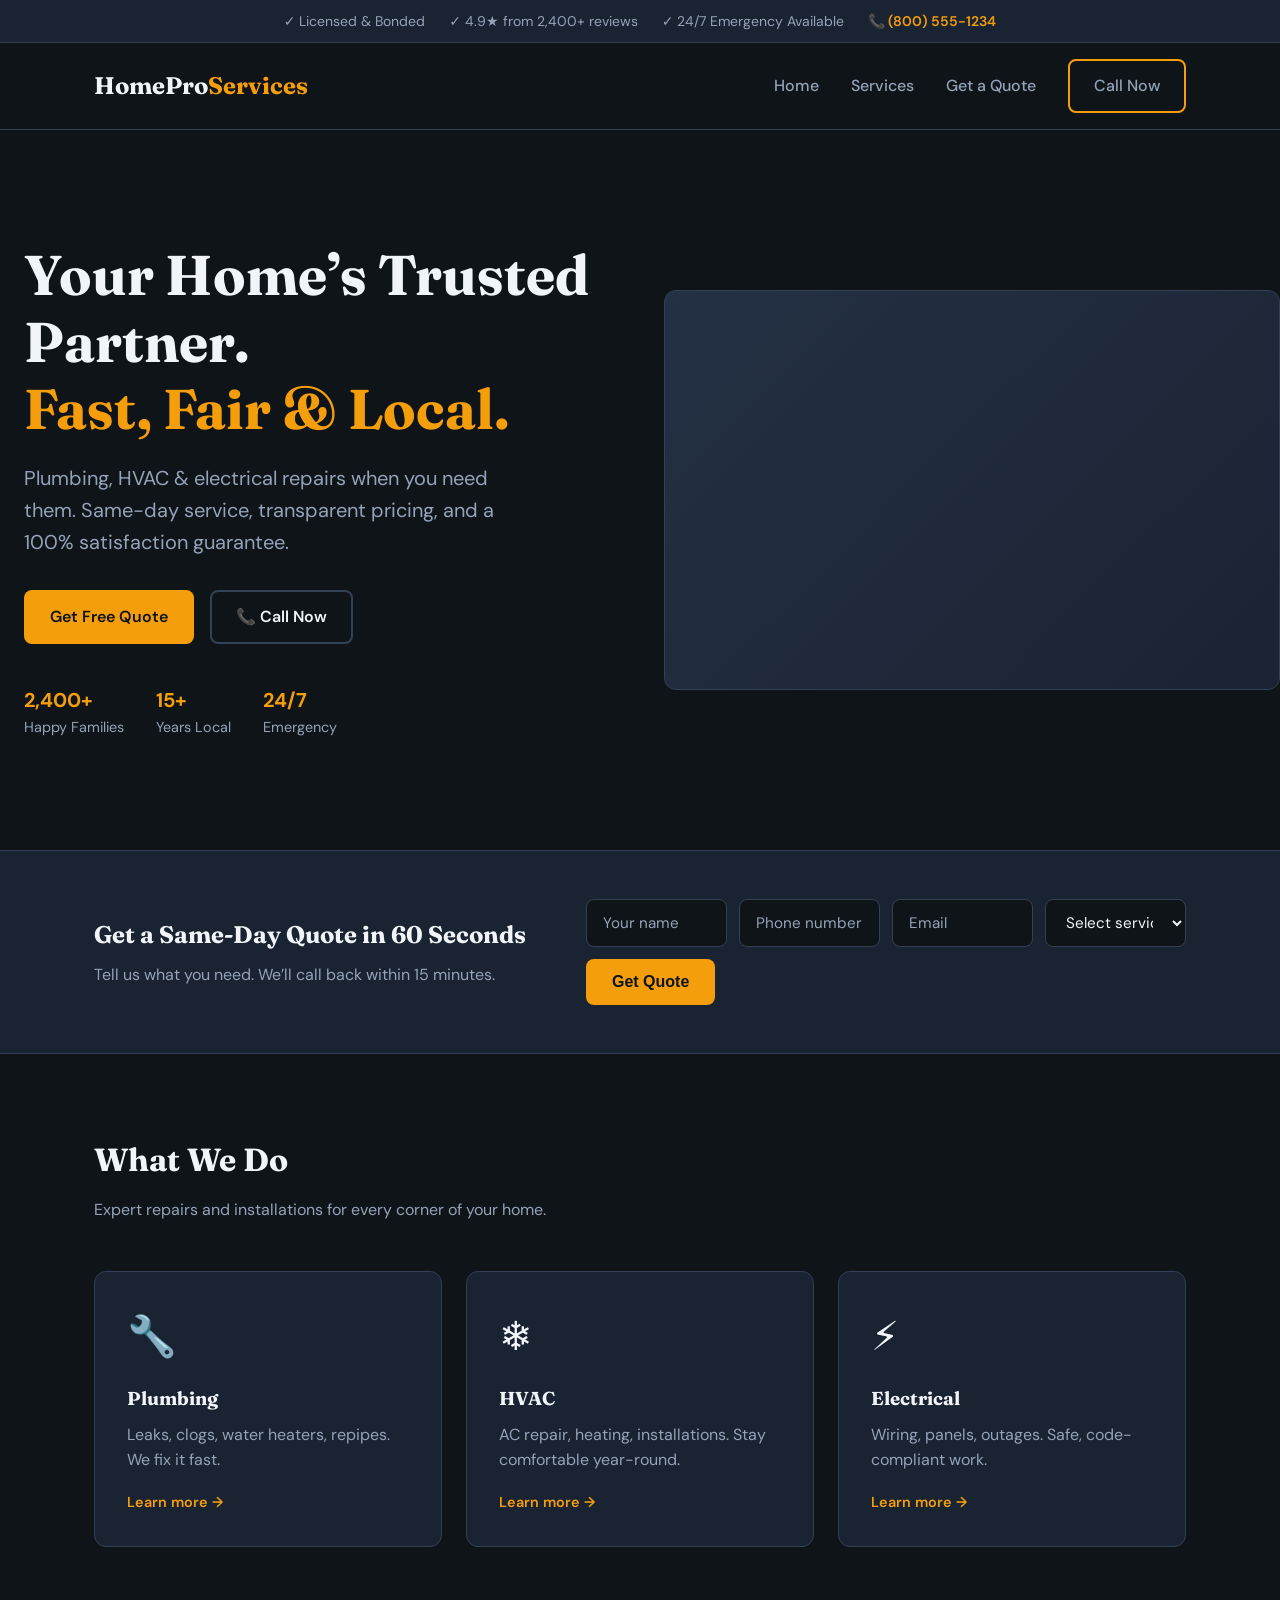
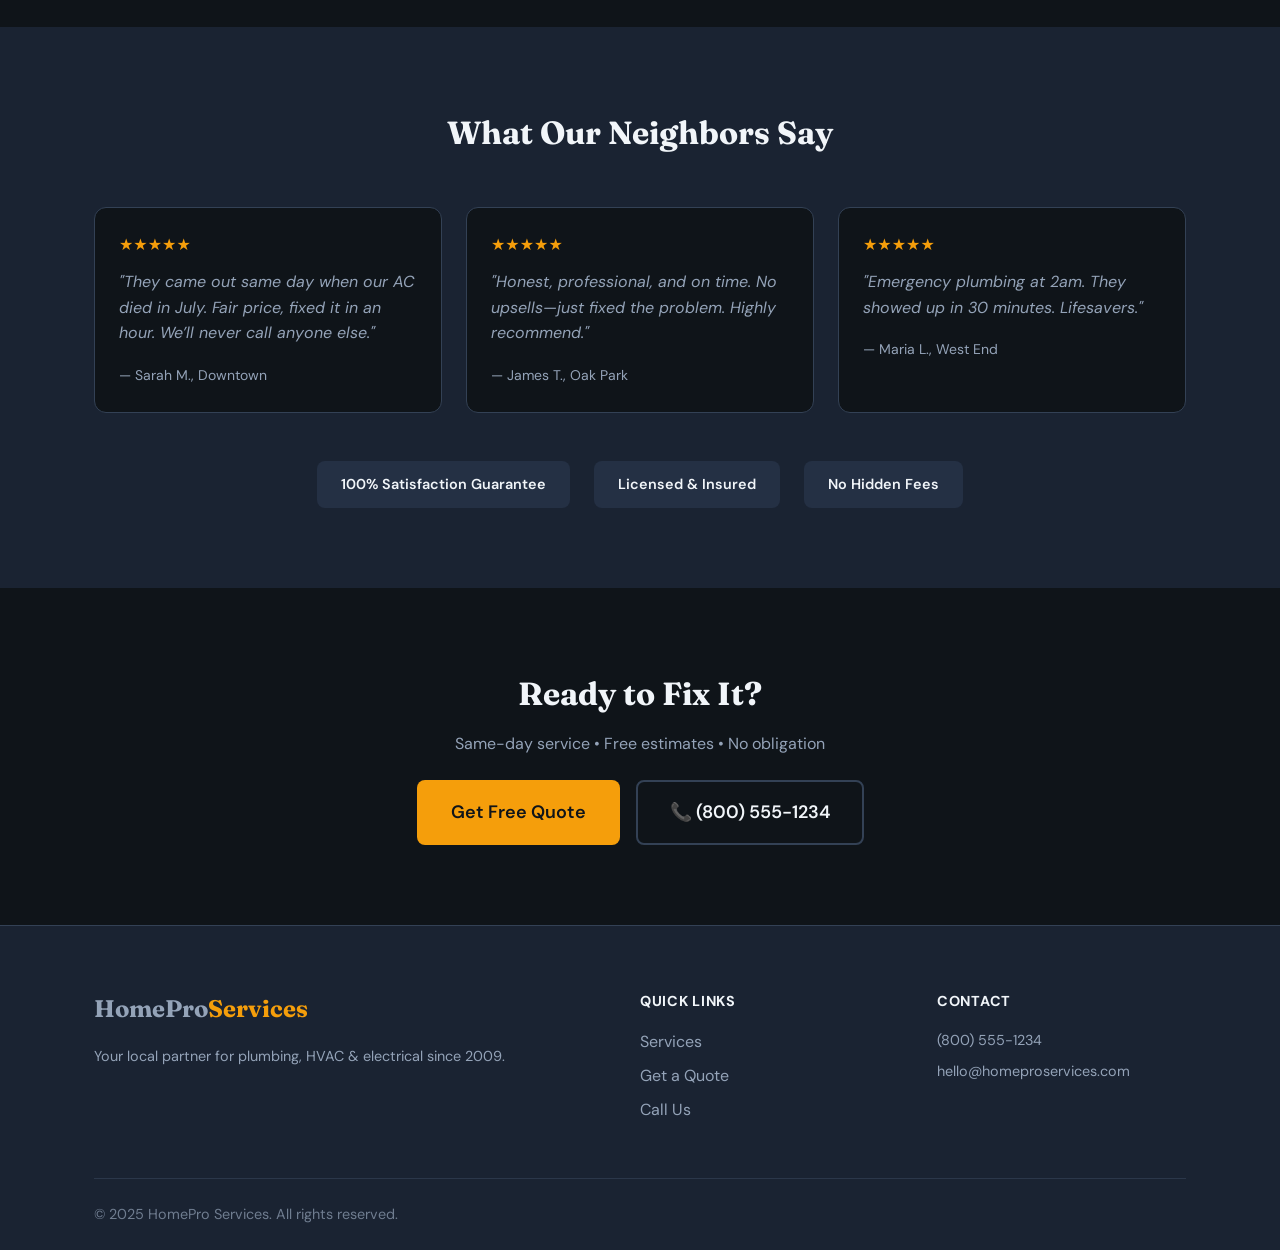
<file: index.html>
<!DOCTYPE html>
<html lang="en">
<head>
  <meta charset="UTF-8">
  <meta name="viewport" content="width=device-width, initial-scale=1.0">
  <title>HomePro Services | Trusted Plumbing, HVAC & Electrical in Your Area</title>
  <meta name="description" content="24/7 emergency home services. Licensed, bonded & insured. Get a free quote today. 4.9★ from 2,400+ local families.">
  <link rel="preconnect" href="https://fonts.googleapis.com">
  <link rel="preconnect" href="https://fonts.gstatic.com" crossorigin>
  <link href="https://fonts.googleapis.com/css2?family=DM+Sans:opsz,wght@9..40,400;9..40,600;9..40,700&family=Fraunces:opsz,wght@9..144,600;9..144,700&display=swap" rel="stylesheet">
  <link rel="stylesheet" href="styles.css">
</head>
<body>
  <!-- Trust bar -->
  <div class="trust-bar">
    <div class="container">
      <span class="trust-item">✓ Licensed & Bonded</span>
      <span class="trust-item">✓ 4.9★ from 2,400+ reviews</span>
      <span class="trust-item">✓ 24/7 Emergency Available</span>
      <a href="tel:+18005551234" class="trust-phone">📞 (800) 555-1234</a>
    </div>
  </div>

  <!-- Navigation -->
  <header class="header">
    <div class="container header-inner">
      <a href="index.html" class="logo">HomePro<span>Services</span></a>
      <nav class="nav">
        <a href="index.html">Home</a>
        <a href="services.html">Services</a>
        <a href="contact.html">Get a Quote</a>
        <a href="tel:+18005551234" class="btn btn-outline">Call Now</a>
      </nav>
      <button class="mobile-menu-btn" aria-label="Menu">
        <span></span><span></span><span></span>
      </button>
    </div>
  </header>

  <!-- Hero - Above the fold -->
  <section class="hero">
    <div class="container hero-content">
      <h1>Your Home’s Trusted Partner.<br><span>Fast, Fair & Local.</span></h1>
      <p class="hero-subtitle">Plumbing, HVAC & electrical repairs when you need them. Same-day service, transparent pricing, and a 100% satisfaction guarantee.</p>
      <div class="hero-ctas">
        <a href="contact.html" class="btn btn-primary">Get Free Quote</a>
        <a href="tel:+18005551234" class="btn btn-secondary">📞 Call Now</a>
      </div>
      <div class="hero-trust">
        <div class="hero-trust-item">
          <strong>2,400+</strong> Happy Families
        </div>
        <div class="hero-trust-item">
          <strong>15+</strong> Years Local
        </div>
        <div class="hero-trust-item">
          <strong>24/7</strong> Emergency
        </div>
      </div>
    </div>
    <div class="hero-image">
      <div class="hero-image-placeholder"></div>
    </div>
  </section>

  <!-- Lead capture strip -->
  <section class="lead-strip">
    <div class="container">
      <div class="lead-strip-content">
        <h2>Get a Same-Day Quote in 60 Seconds</h2>
        <p>Tell us what you need. We’ll call back within 15 minutes.</p>
      </div>
      <form class="lead-form-inline" action="#" method="post">
        <input type="text" name="name" placeholder="Your name" required>
        <input type="tel" name="phone" placeholder="Phone number" required>
        <input type="email" name="email" placeholder="Email" required>
        <select name="service" required>
          <option value="">Select service</option>
          <option value="plumbing">Plumbing</option>
          <option value="hvac">HVAC</option>
          <option value="electrical">Electrical</option>
          <option value="emergency">Emergency</option>
        </select>
        <button type="submit" class="btn btn-primary">Get Quote</button>
      </form>
    </div>
  </section>

  <!-- Services overview -->
  <section class="services-overview">
    <div class="container">
      <h2>What We Do</h2>
      <p class="section-subtitle">Expert repairs and installations for every corner of your home.</p>
      <div class="services-grid">
        <a href="services.html#plumbing" class="service-card">
          <div class="service-icon">🔧</div>
          <h3>Plumbing</h3>
          <p>Leaks, clogs, water heaters, repipes. We fix it fast.</p>
          <span class="service-cta">Learn more →</span>
        </a>
        <a href="services.html#hvac" class="service-card">
          <div class="service-icon">❄️</div>
          <h3>HVAC</h3>
          <p>AC repair, heating, installations. Stay comfortable year-round.</p>
          <span class="service-cta">Learn more →</span>
        </a>
        <a href="services.html#electrical" class="service-card">
          <div class="service-icon">⚡</div>
          <h3>Electrical</h3>
          <p>Wiring, panels, outages. Safe, code-compliant work.</p>
          <span class="service-cta">Learn more →</span>
        </a>
      </div>
    </div>
  </section>

  <!-- Social proof & trust -->
  <section class="testimonials">
    <div class="container">
      <h2>What Our Neighbors Say</h2>
      <div class="testimonials-grid">
        <blockquote class="testimonial">
          <div class="stars">★★★★★</div>
          <p>"They came out same day when our AC died in July. Fair price, fixed it in an hour. We’ll never call anyone else."</p>
          <cite>— Sarah M., Downtown</cite>
        </blockquote>
        <blockquote class="testimonial">
          <div class="stars">★★★★★</div>
          <p>"Honest, professional, and on time. No upsells—just fixed the problem. Highly recommend."</p>
          <cite>— James T., Oak Park</cite>
        </blockquote>
        <blockquote class="testimonial">
          <div class="stars">★★★★★</div>
          <p>"Emergency plumbing at 2am. They showed up in 30 minutes. Lifesavers."</p>
          <cite>— Maria L., West End</cite>
        </blockquote>
      </div>
      <div class="trust-badges">
        <div class="badge">100% Satisfaction Guarantee</div>
        <div class="badge">Licensed & Insured</div>
        <div class="badge">No Hidden Fees</div>
      </div>
    </div>
  </section>

  <!-- CTA section -->
  <section class="cta-section">
    <div class="container">
      <h2>Ready to Fix It?</h2>
      <p>Same-day service • Free estimates • No obligation</p>
      <div class="cta-buttons">
        <a href="contact.html" class="btn btn-primary btn-large">Get Free Quote</a>
        <a href="tel:+18005551234" class="btn btn-secondary btn-large">📞 (800) 555-1234</a>
      </div>
    </div>
  </section>

  <!-- Footer -->
  <footer class="footer">
    <div class="container">
      <div class="footer-grid">
        <div>
          <a href="index.html" class="logo">HomePro<span>Services</span></a>
          <p>Your local partner for plumbing, HVAC & electrical since 2009.</p>
        </div>
        <div>
          <h4>Quick Links</h4>
          <a href="services.html">Services</a>
          <a href="contact.html">Get a Quote</a>
          <a href="tel:+18005551234">Call Us</a>
        </div>
        <div>
          <h4>Contact</h4>
          <p><a href="tel:+18005551234">(800) 555-1234</a></p>
          <p><a href="mailto:hello@homeproservices.com">hello@homeproservices.com</a></p>
        </div>
      </div>
      <p class="footer-copy">© 2025 HomePro Services. All rights reserved.</p>
    </div>
  </footer>

  <script src="script.js"></script>
</body>
</html>
</file>
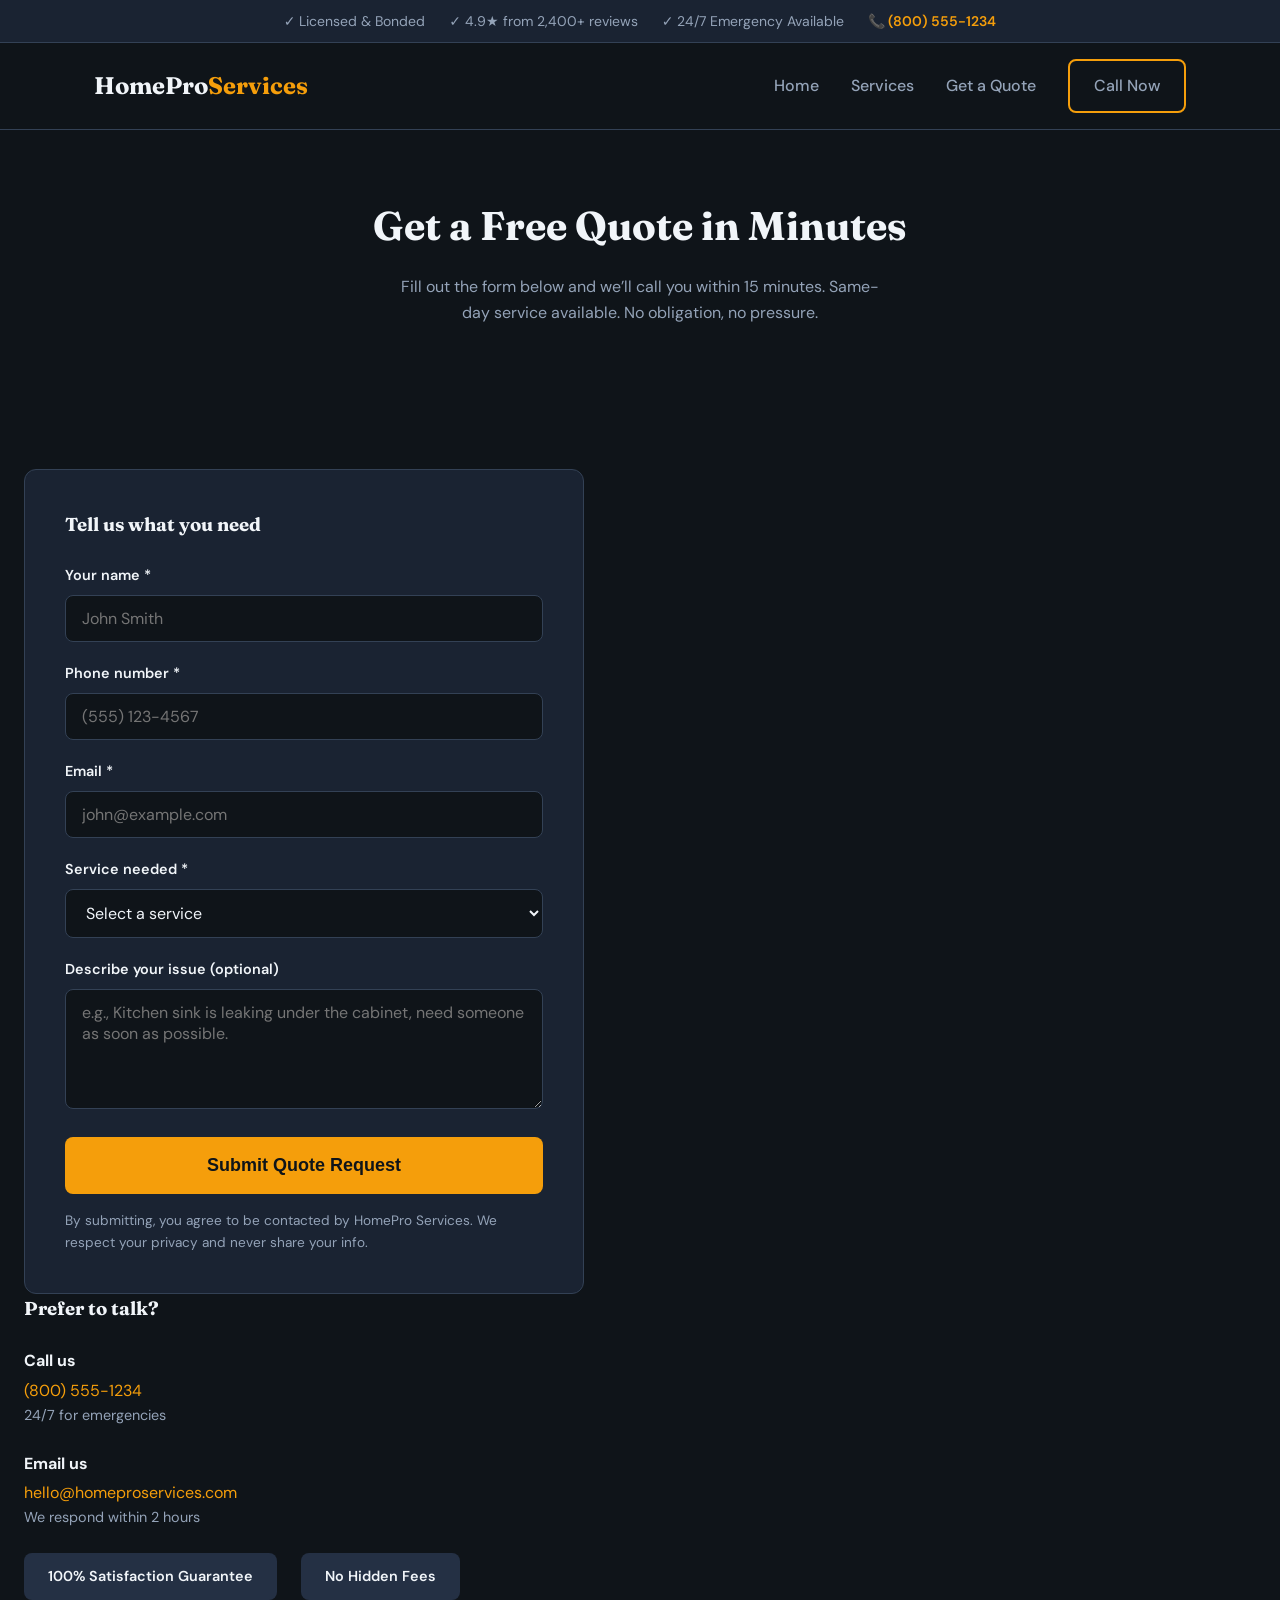
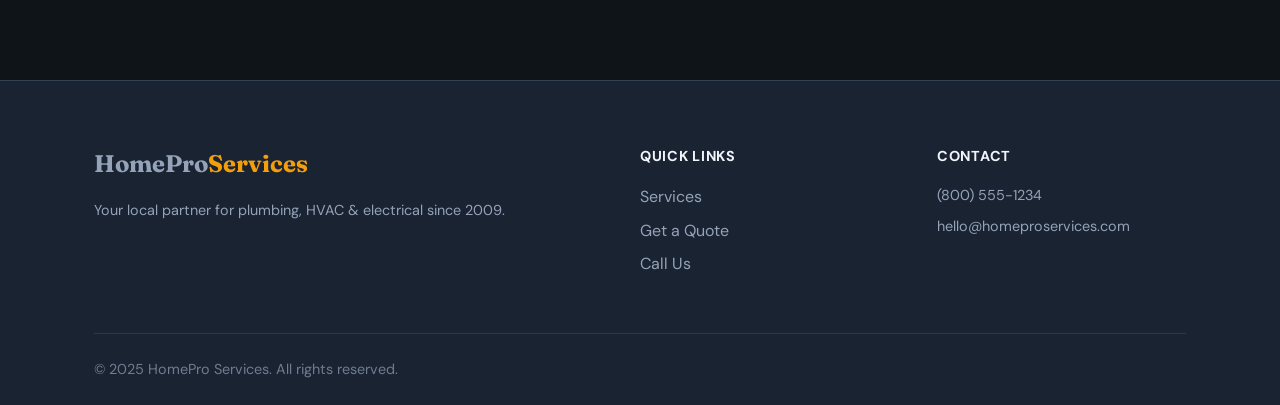
<file: contact.html>
<!DOCTYPE html>
<html lang="en">
<head>
  <meta charset="UTF-8">
  <meta name="viewport" content="width=device-width, initial-scale=1.0">
  <title>Get a Free Quote | HomePro Services</title>
  <meta name="description" content="Request a free, no-obligation quote. Same-day service available. We’ll call you back within 15 minutes.">
  <link rel="preconnect" href="https://fonts.googleapis.com">
  <link rel="preconnect" href="https://fonts.gstatic.com" crossorigin>
  <link href="https://fonts.googleapis.com/css2?family=DM+Sans:opsz,wght@9..40,400;9..40,600;9..40,700&family=Fraunces:opsz,wght@9..144,600;9..144,700&display=swap" rel="stylesheet">
  <link rel="stylesheet" href="styles.css">
</head>
<body>
  <div class="trust-bar">
    <div class="container">
      <span class="trust-item">✓ Licensed & Bonded</span>
      <span class="trust-item">✓ 4.9★ from 2,400+ reviews</span>
      <span class="trust-item">✓ 24/7 Emergency Available</span>
      <a href="tel:+18005551234" class="trust-phone">📞 (800) 555-1234</a>
    </div>
  </div>

  <header class="header">
    <div class="container header-inner">
      <a href="index.html" class="logo">HomePro<span>Services</span></a>
      <nav class="nav">
        <a href="index.html">Home</a>
        <a href="services.html">Services</a>
        <a href="contact.html">Get a Quote</a>
        <a href="tel:+18005551234" class="btn btn-outline">Call Now</a>
      </nav>
      <button class="mobile-menu-btn" aria-label="Menu">
        <span></span><span></span><span></span>
      </button>
    </div>
  </header>

  <section class="contact-hero">
    <div class="container">
      <h1>Get a Free Quote in Minutes</h1>
      <p>Fill out the form below and we’ll call you within 15 minutes. Same-day service available. No obligation, no pressure.</p>
    </div>
  </section>

  <section class="contact-section">
    <div class="container">
      <form class="contact-form" action="#" method="post" id="lead-form">
        <h3>Tell us what you need</h3>

        <div class="form-group">
          <label for="name">Your name *</label>
          <input type="text" id="name" name="name" required placeholder="John Smith">
        </div>

        <div class="form-group">
          <label for="phone">Phone number *</label>
          <input type="tel" id="phone" name="phone" required placeholder="(555) 123-4567">
        </div>

        <div class="form-group">
          <label for="email">Email *</label>
          <input type="email" id="email" name="email" required placeholder="john@example.com">
        </div>

        <div class="form-group">
          <label for="service">Service needed *</label>
          <select id="service" name="service" required>
            <option value="">Select a service</option>
            <option value="plumbing">Plumbing</option>
            <option value="hvac">HVAC</option>
            <option value="electrical">Electrical</option>
            <option value="emergency">Emergency (Urgent)</option>
          </select>
        </div>

        <div class="form-group">
          <label for="message">Describe your issue (optional)</label>
          <textarea id="message" name="message" placeholder="e.g., Kitchen sink is leaking under the cabinet, need someone as soon as possible."></textarea>
        </div>

        <button type="submit" class="btn btn-primary btn-large" style="width: 100%;">Submit Quote Request</button>

        <p style="margin-top: 16px; font-size: 0.85rem; color: var(--color-text-muted);">
          By submitting, you agree to be contacted by HomePro Services. We respect your privacy and never share your info.
        </p>
      </form>

      <div class="contact-info">
        <h3>Prefer to talk?</h3>

        <div class="contact-info-item">
          <div>
            <strong>Call us</strong>
            <p><a href="tel:+18005551234">(800) 555-1234</a></p>
            <p style="font-size: 0.9rem; color: var(--color-text-muted);">24/7 for emergencies</p>
          </div>
        </div>

        <div class="contact-info-item">
          <div>
            <strong>Email us</strong>
            <p><a href="mailto:hello@homeproservices.com">hello@homeproservices.com</a></p>
            <p style="font-size: 0.9rem; color: var(--color-text-muted);">We respond within 2 hours</p>
          </div>
        </div>

        <div class="trust-badges" style="justify-content: flex-start; margin-top: 24px;">
          <div class="badge">100% Satisfaction Guarantee</div>
          <div class="badge">No Hidden Fees</div>
        </div>
      </div>
    </div>
  </section>

  <footer class="footer">
    <div class="container">
      <div class="footer-grid">
        <div>
          <a href="index.html" class="logo">HomePro<span>Services</span></a>
          <p>Your local partner for plumbing, HVAC & electrical since 2009.</p>
        </div>
        <div>
          <h4>Quick Links</h4>
          <a href="services.html">Services</a>
          <a href="contact.html">Get a Quote</a>
          <a href="tel:+18005551234">Call Us</a>
        </div>
        <div>
          <h4>Contact</h4>
          <p><a href="tel:+18005551234">(800) 555-1234</a></p>
          <p><a href="mailto:hello@homeproservices.com">hello@homeproservices.com</a></p>
        </div>
      </div>
      <p class="footer-copy">© 2025 HomePro Services. All rights reserved.</p>
    </div>
  </footer>

  <script src="script.js"></script>
  <script>
    // Pre-fill service if coming from services page
    const params = new URLSearchParams(window.location.search);
    const serviceParam = params.get('service');
    if (serviceParam) {
      const select = document.getElementById('service');
      if (select) {
        const option = select.querySelector(`option[value="${serviceParam}"]`);
        if (option) option.selected = true;
      }
    }

    // Form submission (demo - no backend)
    document.getElementById('lead-form').addEventListener('submit', function(e) {
      e.preventDefault();
      alert('Thanks! We\'ll call you within 15 minutes. (This is a demo—no data was sent.)');
    });
  </script>
</body>
</html>
</file>
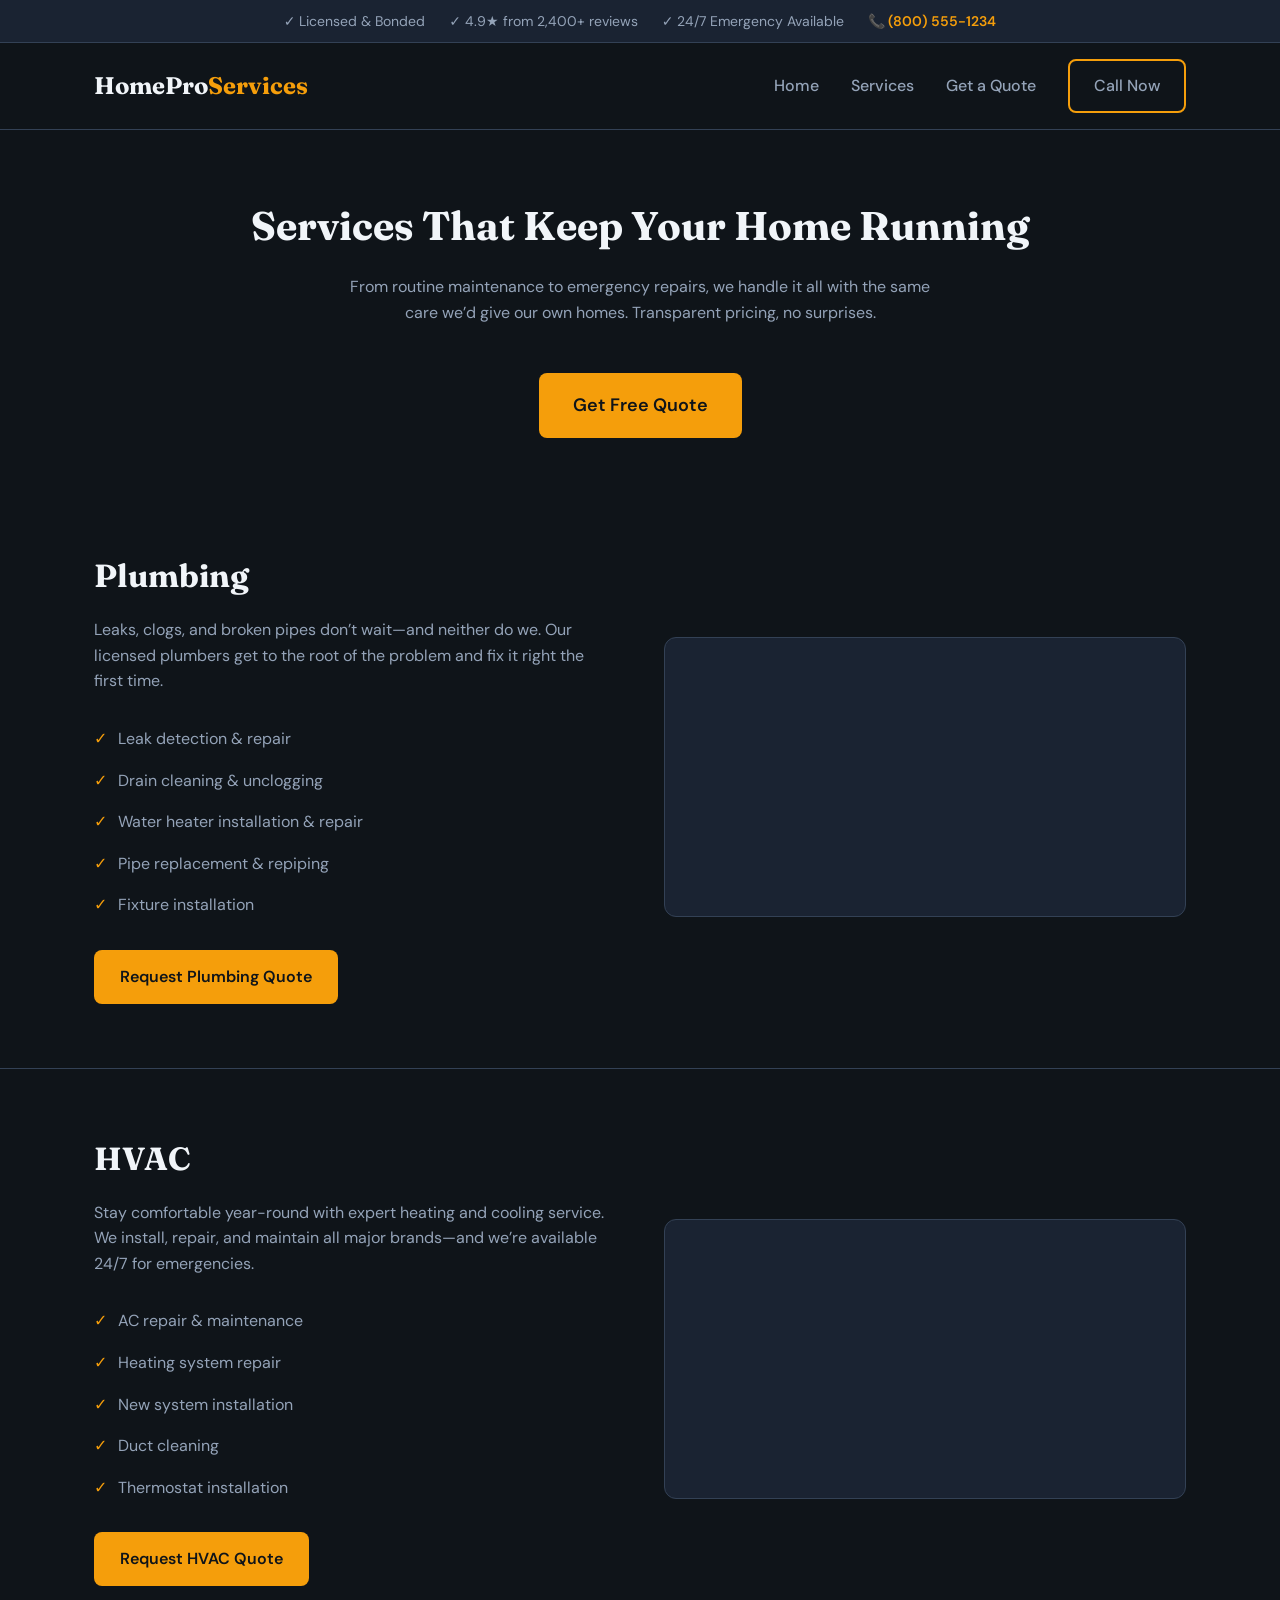
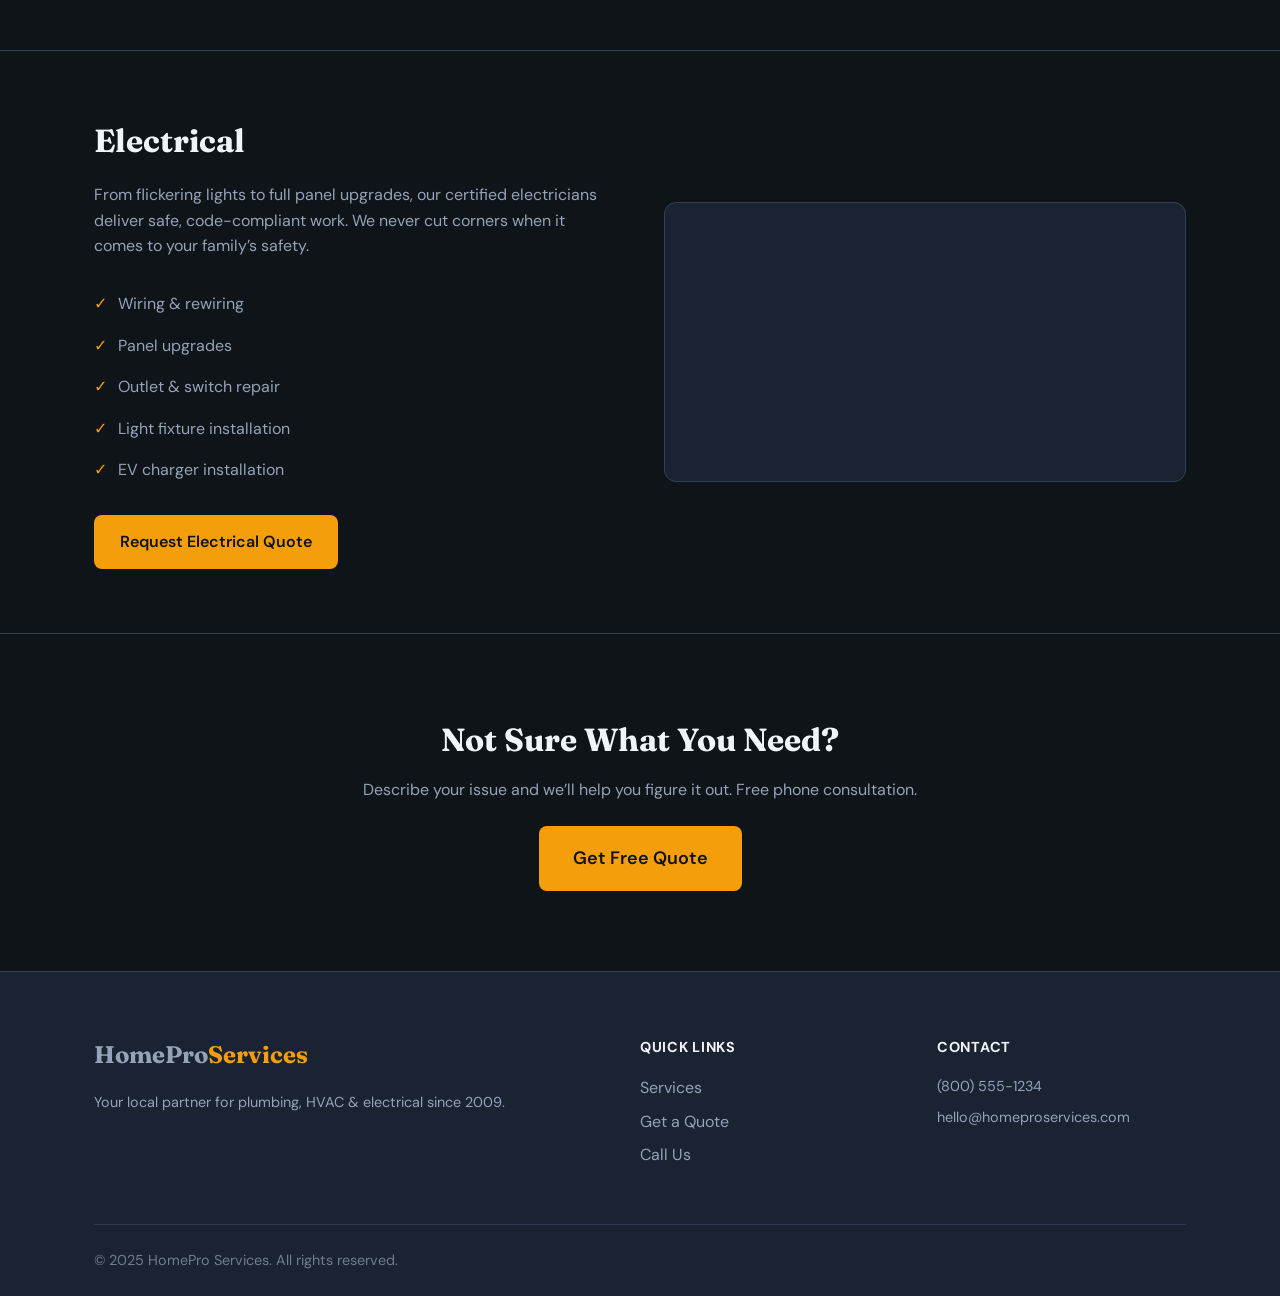
<file: services.html>
<!DOCTYPE html>
<html lang="en">
<head>
  <meta charset="UTF-8">
  <meta name="viewport" content="width=device-width, initial-scale=1.0">
  <title>Our Services | Plumbing, HVAC & Electrical | HomePro</title>
  <meta name="description" content="Expert plumbing, HVAC, and electrical services. Same-day appointments, transparent pricing, 100% satisfaction guarantee.">
  <link rel="preconnect" href="https://fonts.googleapis.com">
  <link rel="preconnect" href="https://fonts.gstatic.com" crossorigin>
  <link href="https://fonts.googleapis.com/css2?family=DM+Sans:opsz,wght@9..40,400;9..40,600;9..40,700&family=Fraunces:opsz,wght@9..144,600;9..144,700&display=swap" rel="stylesheet">
  <link rel="stylesheet" href="styles.css">
</head>
<body>
  <div class="trust-bar">
    <div class="container">
      <span class="trust-item">✓ Licensed & Bonded</span>
      <span class="trust-item">✓ 4.9★ from 2,400+ reviews</span>
      <span class="trust-item">✓ 24/7 Emergency Available</span>
      <a href="tel:+18005551234" class="trust-phone">📞 (800) 555-1234</a>
    </div>
  </div>

  <header class="header">
    <div class="container header-inner">
      <a href="index.html" class="logo">HomePro<span>Services</span></a>
      <nav class="nav">
        <a href="index.html">Home</a>
        <a href="services.html">Services</a>
        <a href="contact.html">Get a Quote</a>
        <a href="tel:+18005551234" class="btn btn-outline">Call Now</a>
      </nav>
      <button class="mobile-menu-btn" aria-label="Menu">
        <span></span><span></span><span></span>
      </button>
    </div>
  </header>

  <section class="services-hero">
    <div class="container">
      <h1>Services That Keep Your Home Running</h1>
      <p>From routine maintenance to emergency repairs, we handle it all with the same care we’d give our own homes. Transparent pricing, no surprises.</p>
      <a href="contact.html" class="btn btn-primary btn-large">Get Free Quote</a>
    </div>
  </section>

  <!-- Plumbing -->
  <section class="service-detail" id="plumbing">
    <div class="container">
      <div class="service-detail-inner">
        <div class="service-detail-content">
          <h2>Plumbing</h2>
          <p>Leaks, clogs, and broken pipes don’t wait—and neither do we. Our licensed plumbers get to the root of the problem and fix it right the first time.</p>
          <ul>
            <li>Leak detection & repair</li>
            <li>Drain cleaning & unclogging</li>
            <li>Water heater installation & repair</li>
            <li>Pipe replacement & repiping</li>
            <li>Fixture installation</li>
          </ul>
          <a href="contact.html?service=plumbing" class="btn btn-primary">Request Plumbing Quote</a>
        </div>
        <div class="service-detail-visual"></div>
      </div>
    </div>
  </section>

  <!-- HVAC -->
  <section class="service-detail" id="hvac">
    <div class="container">
      <div class="service-detail-inner">
        <div class="service-detail-content">
          <h2>HVAC</h2>
          <p>Stay comfortable year-round with expert heating and cooling service. We install, repair, and maintain all major brands—and we’re available 24/7 for emergencies.</p>
          <ul>
            <li>AC repair & maintenance</li>
            <li>Heating system repair</li>
            <li>New system installation</li>
            <li>Duct cleaning</li>
            <li>Thermostat installation</li>
          </ul>
          <a href="contact.html?service=hvac" class="btn btn-primary">Request HVAC Quote</a>
        </div>
        <div class="service-detail-visual"></div>
      </div>
    </div>
  </section>

  <!-- Electrical -->
  <section class="service-detail" id="electrical">
    <div class="container">
      <div class="service-detail-inner">
        <div class="service-detail-content">
          <h2>Electrical</h2>
          <p>From flickering lights to full panel upgrades, our certified electricians deliver safe, code-compliant work. We never cut corners when it comes to your family’s safety.</p>
          <ul>
            <li>Wiring & rewiring</li>
            <li>Panel upgrades</li>
            <li>Outlet & switch repair</li>
            <li>Light fixture installation</li>
            <li>EV charger installation</li>
          </ul>
          <a href="contact.html?service=electrical" class="btn btn-primary">Request Electrical Quote</a>
        </div>
        <div class="service-detail-visual"></div>
      </div>
    </div>
  </section>

  <!-- CTA strip -->
  <section class="cta-section">
    <div class="container">
      <h2>Not Sure What You Need?</h2>
      <p>Describe your issue and we’ll help you figure it out. Free phone consultation.</p>
      <a href="contact.html" class="btn btn-primary btn-large">Get Free Quote</a>
    </div>
  </section>

  <footer class="footer">
    <div class="container">
      <div class="footer-grid">
        <div>
          <a href="index.html" class="logo">HomePro<span>Services</span></a>
          <p>Your local partner for plumbing, HVAC & electrical since 2009.</p>
        </div>
        <div>
          <h4>Quick Links</h4>
          <a href="services.html">Services</a>
          <a href="contact.html">Get a Quote</a>
          <a href="tel:+18005551234">Call Us</a>
        </div>
        <div>
          <h4>Contact</h4>
          <p><a href="tel:+18005551234">(800) 555-1234</a></p>
          <p><a href="mailto:hello@homeproservices.com">hello@homeproservices.com</a></p>
        </div>
      </div>
      <p class="footer-copy">© 2025 HomePro Services. All rights reserved.</p>
    </div>
  </footer>

  <script src="script.js"></script>
</body>
</html>
</file>
<file: styles.css>
/* Design tokens */
:root {
  --color-bg: #0f1419;
  --color-surface: #1a2332;
  --color-surface-elevated: #243044;
  --color-accent: #f59e0b;
  --color-accent-hover: #fbbf24;
  --color-text: #f1f5f9;
  --color-text-muted: #94a3b8;
  --color-border: #334155;
  --font-display: 'Fraunces', Georgia, serif;
  --font-body: 'DM Sans', system-ui, sans-serif;
  --radius: 12px;
  --radius-sm: 8px;
  --shadow: 0 4px 24px rgba(0, 0, 0, 0.3);
}

* {
  box-sizing: border-box;
  margin: 0;
  padding: 0;
}

html {
  scroll-behavior: smooth;
}

body {
  font-family: var(--font-body);
  background: var(--color-bg);
  color: var(--color-text);
  line-height: 1.6;
}

.container {
  max-width: 1140px;
  margin: 0 auto;
  padding: 0 24px;
}

/* Trust bar */
.trust-bar {
  background: var(--color-surface);
  padding: 10px 0;
  font-size: 0.875rem;
  border-bottom: 1px solid var(--color-border);
}

.trust-bar .container {
  display: flex;
  flex-wrap: wrap;
  justify-content: center;
  gap: 24px;
  align-items: center;
}

.trust-item {
  color: var(--color-text-muted);
}

.trust-phone {
  color: var(--color-accent);
  font-weight: 600;
  text-decoration: none;
}

.trust-phone:hover {
  color: var(--color-accent-hover);
}

/* Header */
.header {
  background: var(--color-bg);
  padding: 16px 0;
  position: sticky;
  top: 0;
  z-index: 100;
  border-bottom: 1px solid var(--color-border);
}

.header-inner {
  display: flex;
  justify-content: space-between;
  align-items: center;
}

.logo {
  font-family: var(--font-display);
  font-size: 1.5rem;
  font-weight: 700;
  color: var(--color-text);
  text-decoration: none;
}

.logo span {
  color: var(--color-accent);
}

.nav {
  display: flex;
  gap: 32px;
  align-items: center;
}

.nav a {
  color: var(--color-text-muted);
  text-decoration: none;
  font-weight: 500;
  transition: color 0.2s;
}

.nav a:hover {
  color: var(--color-text);
}

.mobile-menu-btn {
  display: none;
  background: none;
  border: none;
  cursor: pointer;
  padding: 8px;
  flex-direction: column;
  gap: 5px;
}

.mobile-menu-btn span {
  width: 24px;
  height: 2px;
  background: var(--color-text);
}

/* Buttons */
.btn {
  display: inline-flex;
  align-items: center;
  justify-content: center;
  padding: 12px 24px;
  font-size: 1rem;
  font-weight: 600;
  border-radius: var(--radius-sm);
  text-decoration: none;
  cursor: pointer;
  transition: all 0.2s;
  border: 2px solid transparent;
}

.btn-primary {
  background: var(--color-accent);
  color: var(--color-bg);
}

.btn-primary:hover {
  background: var(--color-accent-hover);
  transform: translateY(-1px);
}

.btn-secondary {
  background: transparent;
  color: var(--color-text);
  border-color: var(--color-border);
}

.btn-secondary:hover {
  border-color: var(--color-accent);
  color: var(--color-accent);
}

.btn-outline {
  border-color: var(--color-accent);
  color: var(--color-accent);
}

.btn-outline:hover {
  background: var(--color-accent);
  color: var(--color-bg);
}

.btn-large {
  padding: 16px 32px;
  font-size: 1.125rem;
}

/* Hero */
.hero {
  display: grid;
  grid-template-columns: 1fr 1fr;
  min-height: 80vh;
  align-items: center;
  gap: 48px;
  padding: 64px 0;
}

.hero-content h1 {
  font-family: var(--font-display);
  font-size: clamp(2.25rem, 5vw, 3.5rem);
  line-height: 1.2;
  margin-bottom: 20px;
  font-weight: 700;
}

.hero-content h1 span {
  color: var(--color-accent);
}

.hero-subtitle {
  font-size: 1.25rem;
  color: var(--color-text-muted);
  margin-bottom: 32px;
  max-width: 480px;
}

.hero-ctas {
  display: flex;
  gap: 16px;
  margin-bottom: 40px;
  flex-wrap: wrap;
}

.hero-trust {
  display: flex;
  gap: 32px;
  color: var(--color-text-muted);
  font-size: 0.9rem;
}

.hero-trust-item strong {
  display: block;
  color: var(--color-accent);
  font-size: 1.25rem;
}

.hero-image-placeholder {
  background: linear-gradient(135deg, var(--color-surface-elevated) 0%, var(--color-surface) 100%);
  border-radius: var(--radius);
  height: 400px;
  border: 1px solid var(--color-border);
}

/* Lead strip */
.lead-strip {
  background: var(--color-surface);
  padding: 48px 0;
  border-top: 1px solid var(--color-border);
  border-bottom: 1px solid var(--color-border);
}

.lead-strip .container {
  display: flex;
  align-items: center;
  justify-content: space-between;
  gap: 48px;
  flex-wrap: wrap;
}

.lead-strip-content h2 {
  font-family: var(--font-display);
  font-size: 1.5rem;
  margin-bottom: 8px;
}

.lead-strip-content p {
  color: var(--color-text-muted);
}

.lead-form-inline {
  display: flex;
  gap: 12px;
  flex-wrap: wrap;
  flex: 1;
  min-width: 280px;
  max-width: 600px;
}

.lead-form-inline input,
.lead-form-inline select {
  padding: 12px 16px;
  border-radius: var(--radius-sm);
  border: 1px solid var(--color-border);
  background: var(--color-bg);
  color: var(--color-text);
  font-family: inherit;
  font-size: 0.95rem;
}

.lead-form-inline input:focus,
.lead-form-inline select:focus {
  outline: none;
  border-color: var(--color-accent);
}

.lead-form-inline input::placeholder {
  color: var(--color-text-muted);
}

.lead-form-inline input,
.lead-form-inline select {
  flex: 1;
  min-width: 120px;
}

/* Services overview */
.services-overview {
  padding: 80px 0;
}

.services-overview h2 {
  font-family: var(--font-display);
  font-size: 2rem;
  margin-bottom: 12px;
}

.section-subtitle {
  color: var(--color-text-muted);
  margin-bottom: 48px;
}

.services-grid {
  display: grid;
  grid-template-columns: repeat(3, 1fr);
  gap: 24px;
}

.service-card {
  background: var(--color-surface);
  padding: 32px;
  border-radius: var(--radius);
  border: 1px solid var(--color-border);
  text-decoration: none;
  color: var(--color-text);
  transition: all 0.2s;
}

.service-card:hover {
  border-color: var(--color-accent);
  transform: translateY(-4px);
  box-shadow: var(--shadow);
}

.service-icon {
  font-size: 2.5rem;
  margin-bottom: 16px;
}

.service-card h3 {
  font-family: var(--font-display);
  margin-bottom: 8px;
}

.service-card p {
  color: var(--color-text-muted);
  margin-bottom: 16px;
}

.service-cta {
  color: var(--color-accent);
  font-weight: 600;
  font-size: 0.9rem;
}

/* Testimonials */
.testimonials {
  padding: 80px 0;
  background: var(--color-surface);
}

.testimonials h2 {
  font-family: var(--font-display);
  font-size: 2rem;
  margin-bottom: 48px;
  text-align: center;
}

.testimonials-grid {
  display: grid;
  grid-template-columns: repeat(3, 1fr);
  gap: 24px;
  margin-bottom: 48px;
}

.testimonial {
  background: var(--color-bg);
  padding: 24px;
  border-radius: var(--radius);
  border: 1px solid var(--color-border);
}

.testimonial .stars {
  color: var(--color-accent);
  margin-bottom: 12px;
}

.testimonial p {
  color: var(--color-text-muted);
  margin-bottom: 16px;
  font-style: italic;
}

.testimonial cite {
  font-size: 0.875rem;
  color: var(--color-text-muted);
  font-style: normal;
}

.trust-badges {
  display: flex;
  justify-content: center;
  gap: 24px;
  flex-wrap: wrap;
}

.badge {
  padding: 12px 24px;
  background: var(--color-surface-elevated);
  border-radius: var(--radius-sm);
  font-size: 0.9rem;
  font-weight: 600;
}

/* CTA section */
.cta-section {
  padding: 80px 0;
  text-align: center;
}

.cta-section h2 {
  font-family: var(--font-display);
  font-size: 2rem;
  margin-bottom: 12px;
}

.cta-section p {
  color: var(--color-text-muted);
  margin-bottom: 24px;
}

.cta-buttons {
  display: flex;
  gap: 16px;
  justify-content: center;
  flex-wrap: wrap;
}

/* Footer */
.footer {
  background: var(--color-surface);
  padding: 64px 0 24px;
  border-top: 1px solid var(--color-border);
}

.footer-grid {
  display: grid;
  grid-template-columns: 2fr 1fr 1fr;
  gap: 48px;
  margin-bottom: 48px;
}

.footer .logo {
  display: inline-block;
  margin-bottom: 16px;
}

.footer p {
  color: var(--color-text-muted);
  font-size: 0.9rem;
}

.footer h4 {
  font-size: 0.9rem;
  margin-bottom: 16px;
  text-transform: uppercase;
  letter-spacing: 0.05em;
}

.footer a {
  color: var(--color-text-muted);
  text-decoration: none;
  display: block;
  margin-bottom: 8px;
}

.footer a:hover {
  color: var(--color-accent);
}

.footer-copy {
  padding-top: 24px;
  border-top: 1px solid var(--color-border);
  font-size: 0.8rem;
  opacity: 0.7;
}

/* Contact page specific */
.contact-hero {
  padding: 64px 0 48px;
  text-align: center;
}

.contact-hero h1 {
  font-family: var(--font-display);
  font-size: 2.5rem;
  margin-bottom: 16px;
}

.contact-hero p {
  color: var(--color-text-muted);
  max-width: 500px;
  margin: 0 auto 48px;
}

.contact-section {
  display: grid;
  grid-template-columns: 1fr 1fr;
  gap: 64px;
  padding: 48px 0 80px;
  align-items: start;
}

.contact-form {
  background: var(--color-surface);
  padding: 40px;
  border-radius: var(--radius);
  border: 1px solid var(--color-border);
}

.contact-form h3 {
  font-family: var(--font-display);
  margin-bottom: 24px;
}

.form-group {
  margin-bottom: 20px;
}

.form-group label {
  display: block;
  margin-bottom: 8px;
  font-weight: 600;
  font-size: 0.9rem;
}

.form-group input,
.form-group select,
.form-group textarea {
  width: 100%;
  padding: 12px 16px;
  border-radius: var(--radius-sm);
  border: 1px solid var(--color-border);
  background: var(--color-bg);
  color: var(--color-text);
  font-family: inherit;
  font-size: 1rem;
}

.form-group textarea {
  min-height: 120px;
  resize: vertical;
}

.form-group input:focus,
.form-group select:focus,
.form-group textarea:focus {
  outline: none;
  border-color: var(--color-accent);
}

.contact-info h3 {
  font-family: var(--font-display);
  margin-bottom: 24px;
}

.contact-info-item {
  display: flex;
  align-items: start;
  gap: 16px;
  margin-bottom: 24px;
}

.contact-info-item strong {
  display: block;
  margin-bottom: 4px;
}

.contact-info-item a {
  color: var(--color-accent);
  text-decoration: none;
}

.contact-info-item a:hover {
  text-decoration: underline;
}

/* Services page */
.services-hero {
  padding: 64px 0 48px;
  text-align: center;
}

.services-hero h1 {
  font-family: var(--font-display);
  font-size: 2.5rem;
  margin-bottom: 16px;
}

.services-hero p {
  color: var(--color-text-muted);
  max-width: 600px;
  margin: 0 auto 48px;
}

.service-detail {
  padding: 64px 0;
  border-bottom: 1px solid var(--color-border);
}

.service-detail:last-of-type {
  border-bottom: none;
}

.service-detail-inner {
  display: grid;
  grid-template-columns: 1fr 1fr;
  gap: 48px;
  align-items: center;
}

.service-detail-inner:nth-child(even) .service-detail-content {
  order: 2;
}

.service-detail-content h2 {
  font-family: var(--font-display);
  font-size: 2rem;
  margin-bottom: 16px;
}

.service-detail-content p {
  color: var(--color-text-muted);
  margin-bottom: 24px;
}

.service-detail-content ul {
  list-style: none;
  margin-bottom: 24px;
}

.service-detail-content li {
  padding: 8px 0;
  padding-left: 24px;
  position: relative;
  color: var(--color-text-muted);
}

.service-detail-content li::before {
  content: "✓";
  position: absolute;
  left: 0;
  color: var(--color-accent);
  font-weight: 700;
}

.service-detail-visual {
  background: var(--color-surface);
  height: 280px;
  border-radius: var(--radius);
  border: 1px solid var(--color-border);
}

/* Responsive */
@media (max-width: 900px) {
  .hero {
    grid-template-columns: 1fr;
    text-align: center;
  }

  .hero-subtitle {
    margin-left: auto;
    margin-right: auto;
  }

  .hero-ctas {
    justify-content: center;
  }

  .hero-trust {
    justify-content: center;
  }

  .hero-image {
    display: none;
  }

  .services-grid {
    grid-template-columns: 1fr;
  }

  .testimonials-grid {
    grid-template-columns: 1fr;
  }

  .lead-strip .container {
    flex-direction: column;
    text-align: center;
  }

  .lead-form-inline {
    flex-direction: column;
    max-width: 100%;
  }

  .contact-section {
    grid-template-columns: 1fr;
  }

  .service-detail-inner {
    grid-template-columns: 1fr;
  }

  .service-detail-inner:nth-child(even) .service-detail-content {
    order: 0;
  }

  .footer-grid {
    grid-template-columns: 1fr;
  }
}

@media (max-width: 640px) {
  .nav {
    display: none;
  }

  .mobile-menu-btn {
    display: flex;
  }

  .nav.open {
    display: flex;
    flex-direction: column;
    position: absolute;
    top: 100%;
    left: 0;
    right: 0;
    background: var(--color-surface);
    padding: 24px;
    border-bottom: 1px solid var(--color-border);
  }

  .header {
    position: relative;
  }

  .header-inner {
    flex-wrap: wrap;
  }

  .trust-bar .container {
    flex-direction: column;
    gap: 8px;
  }

  .hero-trust {
    flex-direction: column;
    align-items: center;
  }

  .cta-buttons {
    flex-direction: column;
  }

  .cta-buttons .btn {
    width: 100%;
  }
}
</file>
